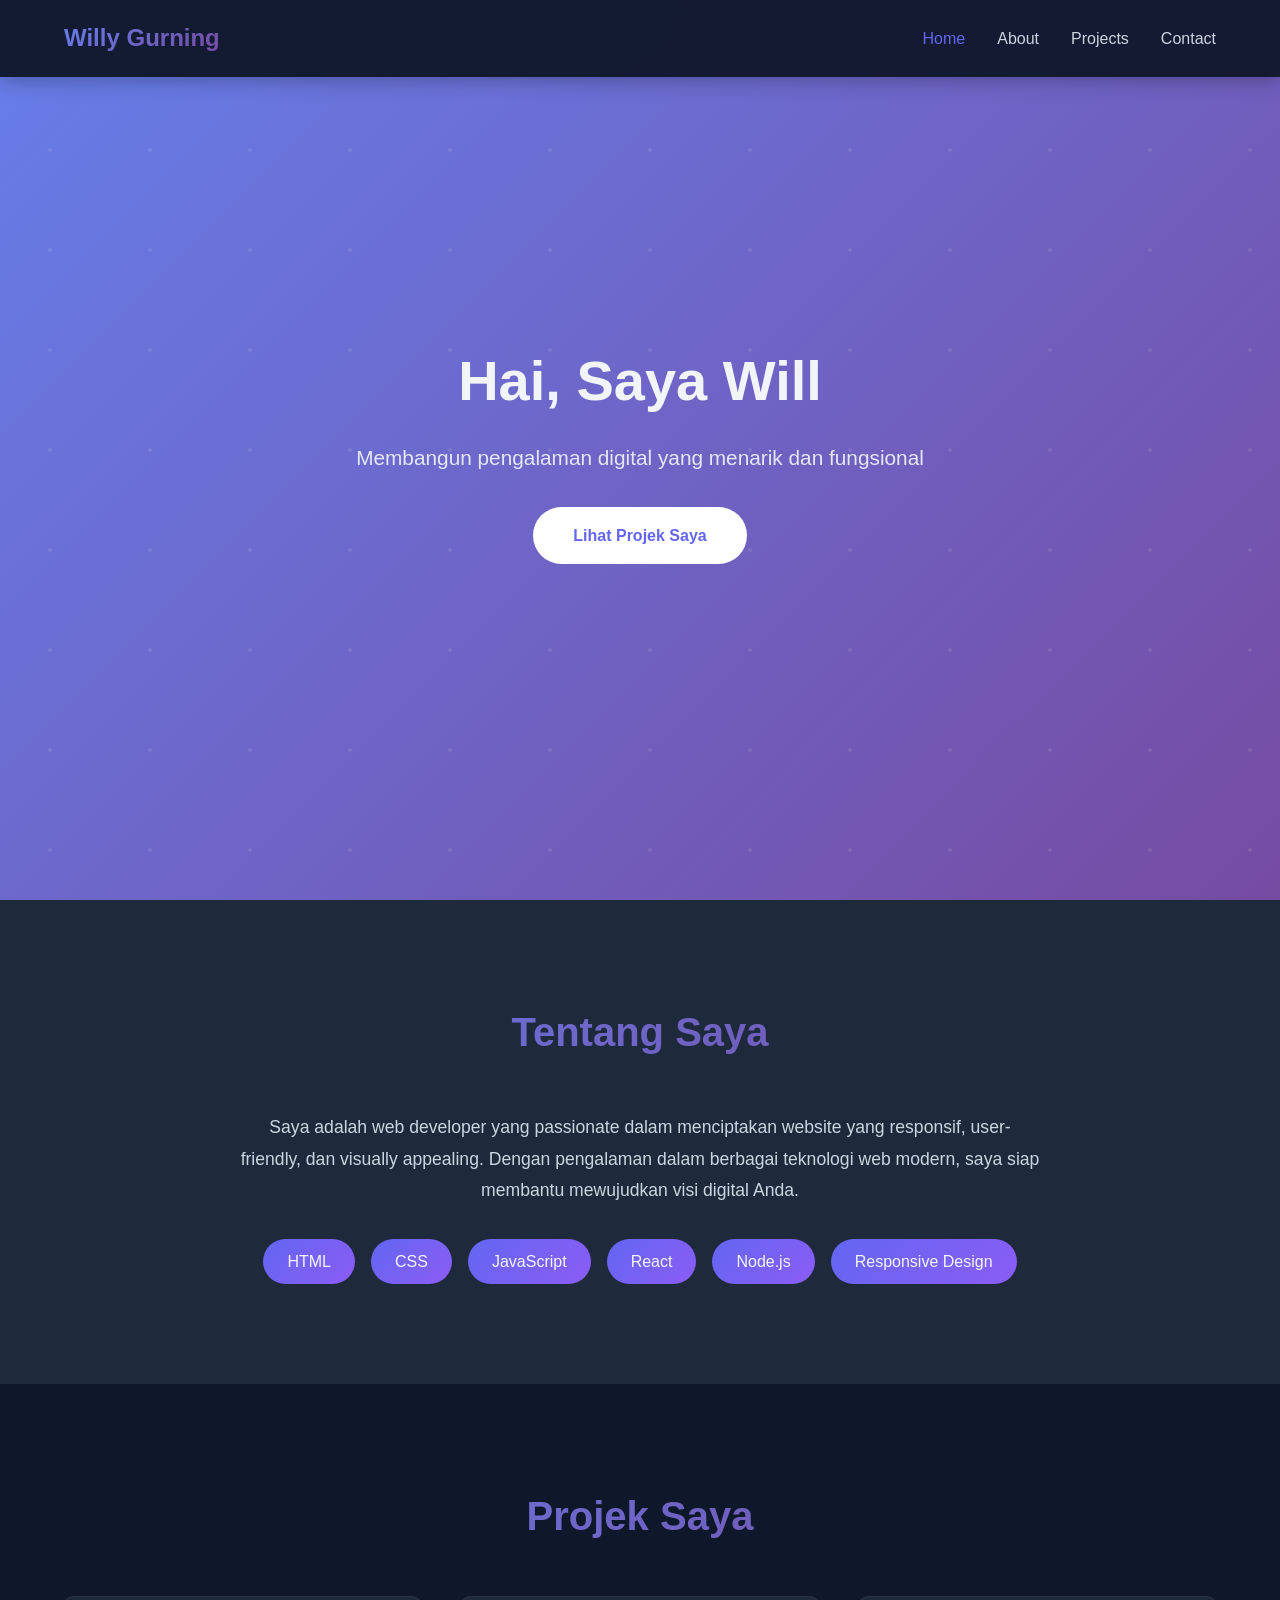
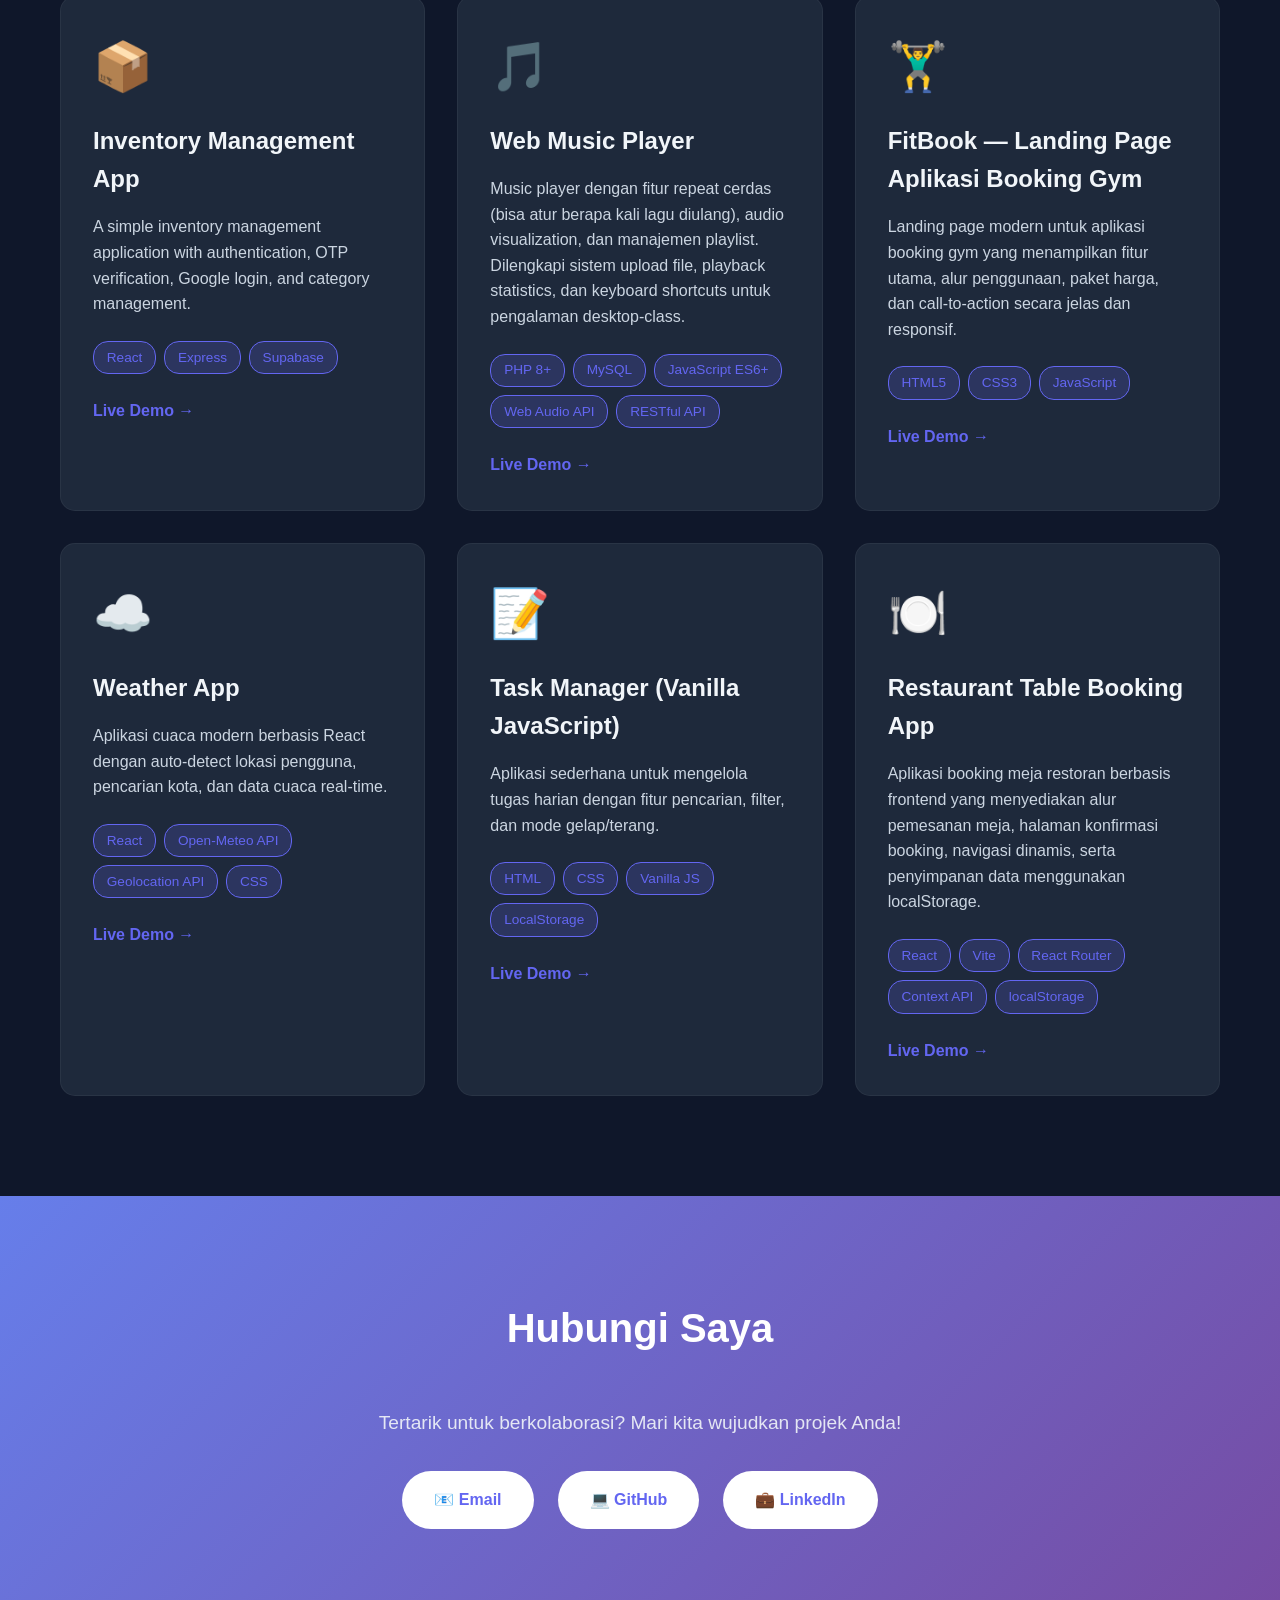
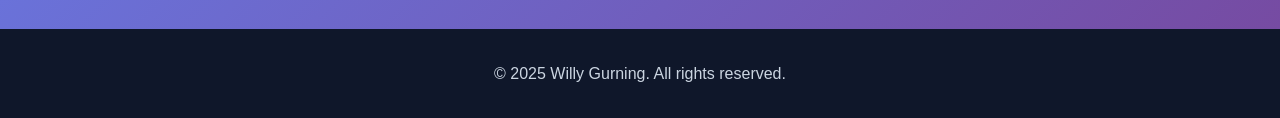
<file: index.html>
<!DOCTYPE html>
<html lang="id">
  <head>
    <meta charset="UTF-8" />
    <meta name="viewport" content="width=device-width, initial-scale=1.0" />
    <title>Willy Gurning - Junior Web Developer</title>
    <link rel="stylesheet" href="assets/css/style.css" />
  </head>
  <body>
    <!-- Header Section -->
    <header>
      <nav>
        <div class="logo">Willy Gurning</div>
        <ul class="nav-links">
          <li><a href="#home">Home</a></li>
          <li><a href="#about">About</a></li>
          <li><a href="#projects">Projects</a></li>
          <li><a href="#contact">Contact</a></li>
        </ul>
        <div class="burger">
          <div class="line1"></div>
          <div class="line2"></div>
          <div class="line3"></div>
        </div>
      </nav>
    </header>

    <!-- Hero Section -->
    <section id="home" class="hero">
      <div class="hero-content">
        <h1 class="hero-title">Hai, Saya Willy Gurning</h1>
        <p class="hero-subtitle">
          Membangun pengalaman digital yang menarik dan fungsional
        </p>
        <a href="#projects" class="cta-button">Lihat Projek Saya</a>
      </div>
    </section>

    <!-- About Section -->
    <section id="about" class="about">
      <div class="container">
        <h2 class="section-title">Tentang Saya</h2>
        <p class="about-text">
          Saya adalah web developer yang passionate dalam menciptakan website
          yang responsif, user-friendly, dan visually appealing. Dengan
          pengalaman dalam berbagai teknologi web modern, saya siap membantu
          mewujudkan visi digital Anda.
        </p>
        <div class="skills">
          <span class="skill-tag">HTML</span>
          <span class="skill-tag">CSS</span>
          <span class="skill-tag">JavaScript</span>
          <span class="skill-tag">React</span>
          <span class="skill-tag">Node.js</span>
          <span class="skill-tag">Responsive Design</span>
        </div>
      </div>
    </section>

    <!-- Projects Section -->
    <section id="projects" class="projects">
      <div class="container">
        <h2 class="section-title">Projek Saya</h2>
        <div class="projects-grid" id="projectsGrid">
          <!-- Project Card 1 -->
          <div class="project-card">
            <div class="project-icon">📦</div>
            <h3>Inventory Management App</h3>
            <p class="project-desc">
              A simple inventory management application with authentication, OTP
              verification, Google login, and category management.
            </p>
            <div class="tech-stack">
              <span class="tech-tag">React</span>
              <span class="tech-tag">Express</span>
              <span class="tech-tag">Supabase</span>
            </div>
            <a
              href="https://supabase-inventory-app.vercel.app/"
              target="_blank"
              rel="noopener noreferrer"
              class="project-link"
            >
              Live Demo →
            </a>
          </div>

          <!-- Project Card 2 -->
          <div class="project-card">
            <div class="project-icon">🎵</div>
            <h3>Web Music Player</h3>
            <p class="project-desc">
              Music player dengan fitur repeat cerdas (bisa atur
              berapa kali lagu diulang), audio visualization, dan manajemen
              playlist. Dilengkapi sistem upload file, playback statistics, dan
              keyboard shortcuts untuk pengalaman desktop-class.
            </p>
            <div class="tech-stack">
              <span class="tech-tag">PHP 8+</span>
              <span class="tech-tag">MySQL</span>
              <span class="tech-tag">JavaScript ES6+</span>
              <span class="tech-tag">Web Audio API</span>
              <span class="tech-tag">RESTful API</span>
            </div>
            <!-- <div class="feature-highlights">
              <small
                ><strong>Fitur Unggulan:</strong> Smart Repeat Counter • Audio
                Visualization • Crossfade • Playback Stats</small
              >
            </div> -->
            <div style="display: flex; gap: 1rem; margin-top: 0.5rem">
              <a
                href="https://music-player.ct.ws/"
                class="project-link"
                target="_blank"
              >
                Live Demo →
              </a>
            </div>
          </div>

          <!-- Project Card 3 -->
          <div class="project-card">
            <div class="project-icon">🏋️‍♂️</div>
            <h3>FitBook — Landing Page Aplikasi Booking Gym</h3>
            <p class="project-desc">
              Landing page modern untuk aplikasi booking gym yang menampilkan
              fitur utama, alur penggunaan, paket harga, dan call-to-action
              secara jelas dan responsif.
            </p>
            <div class="tech-stack">
              <span class="tech-tag">HTML5</span>
              <span class="tech-tag">CSS3</span>
              <span class="tech-tag">JavaScript</span>
            </div>
            <a
              href="https://willygrning.github.io/fitbook-gym-booking-landing/"
              class="project-link"
              target="_blank"
              rel="noopener noreferrer"
            >
              Live Demo →
            </a>
          </div>

          <!-- Project Card 4 -->
          <div class="project-card">
            <div class="project-icon">☁️</div>
            <h3>Weather App</h3>
            <p class="project-desc">
              Aplikasi cuaca modern berbasis React dengan auto-detect lokasi
              pengguna, pencarian kota, dan data cuaca real-time.
            </p>
            <div class="tech-stack">
              <span class="tech-tag">React</span>
              <span class="tech-tag">Open-Meteo API</span>
              <span class="tech-tag">Geolocation API</span>
              <span class="tech-tag">CSS</span>
            </div>
            <a
              href="https://willygrning.github.io/weather-app-react/"
              class="project-link"
              target="_blank"
              rel="noopener noreferrer"
            >
              Live Demo →
            </a>
          </div>

          <!-- Project Card 5 -->
          <div class="project-card">
            <div class="project-icon">📝</div>
            <h3>Task Manager (Vanilla JavaScript)</h3>
            <p class="project-desc">
              Aplikasi sederhana untuk mengelola tugas harian dengan fitur
              pencarian, filter, dan mode gelap/terang.
            </p>

            <div class="tech-stack">
              <span class="tech-tag">HTML</span>
              <span class="tech-tag">CSS</span>
              <span class="tech-tag">Vanilla JS</span>
              <span class="tech-tag">LocalStorage</span>
            </div>

            <a
              href="https://willygrning.github.io/task-manager/"
              class="project-link"
              target="_blank"
              rel="noopener noreferrer"
            >
              Live Demo →
            </a>
          </div>

          <!-- Project Card 6 -->
          <!-- Project Card 6 -->
          <div class="project-card">
            <div class="project-icon">🍽️</div>
            <h3>Restaurant Table Booking App</h3>
            <p class="project-desc">
              Aplikasi booking meja restoran berbasis frontend yang menyediakan
              alur pemesanan meja, halaman konfirmasi booking, navigasi dinamis,
              serta penyimpanan data menggunakan localStorage.
            </p>
            <div class="tech-stack">
              <span class="tech-tag">React</span>
              <span class="tech-tag">Vite</span>
              <span class="tech-tag">React Router</span>
              <span class="tech-tag">Context API</span>
              <span class="tech-tag">localStorage</span>
            </div>
            <a
              href="https://willygrning.github.io/restaurant-booking-react/"
              class="project-link"
              target="_blank"
              rel="noopener noreferrer"
            >
              Live Demo →
            </a>
          </div>

          <!-- 
                    TAMBAHKAN PROJECT CARD BARU DI SINI
                    Gunakan template di atas sebagai contoh!
                -->
        </div>
      </div>
    </section>

    <!-- Contact Section -->
    <section id="contact" class="contact">
      <div class="container">
        <h2 class="section-title">Hubungi Saya</h2>
        <p class="contact-text">
          Tertarik untuk berkolaborasi? Mari kita wujudkan projek Anda!
        </p>
        <div class="contact-links">
          <a href="mailto:willygurning14@gmail.com" class="contact-btn"
            >📧 Email</a
          >
          <a
            href="https://github.com/WillyGrning"
            class="contact-btn"
            target="_blank"
            >💻 GitHub</a
          >
          <a
            href="https://www.linkedin.com/in/willy-gurning-233548389/"
            class="contact-btn"
            target="_blank"
            >💼 LinkedIn</a
          >
        </div>
      </div>
    </section>

    <!-- Footer -->
    <footer>
      <p>&copy; 2025 Willy Gurning. All rights reserved.</p>
    </footer>

    <script src="assets/js/main.js"></script>
  </body>
</html>
</file>
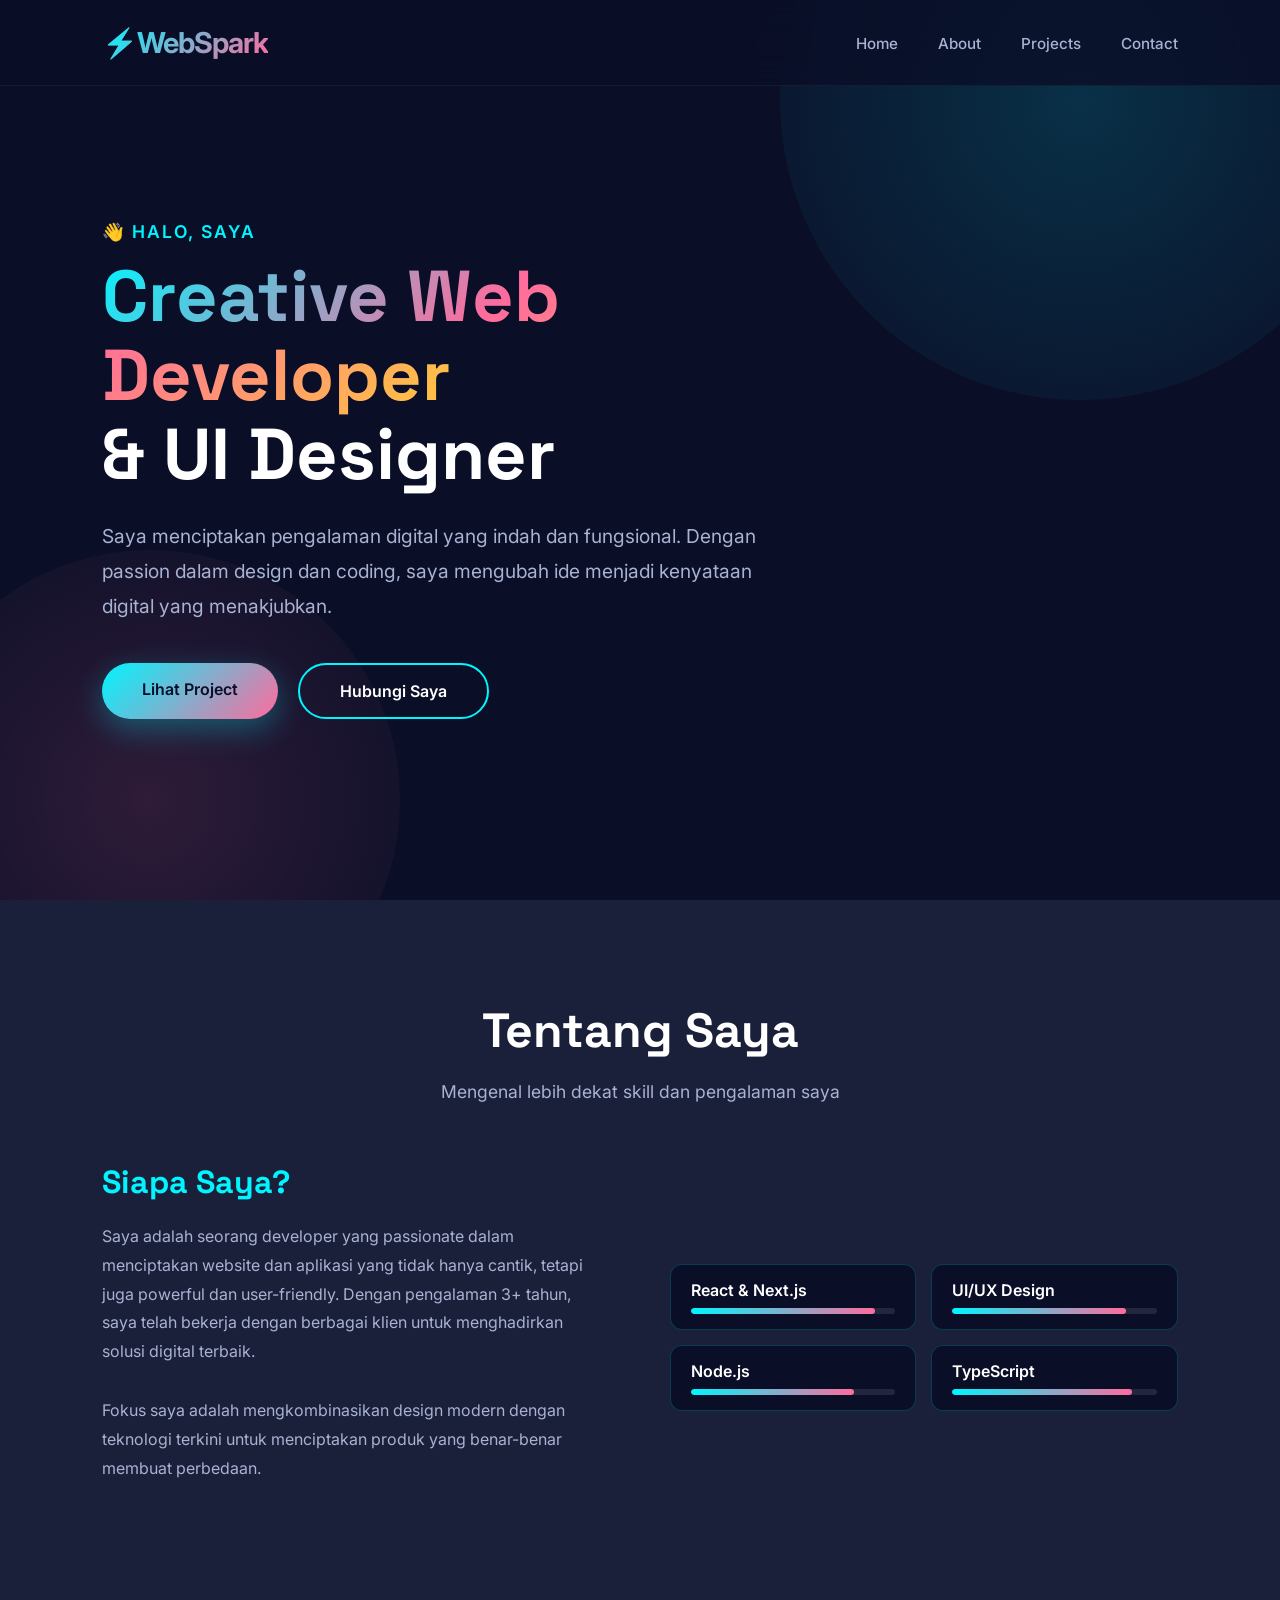
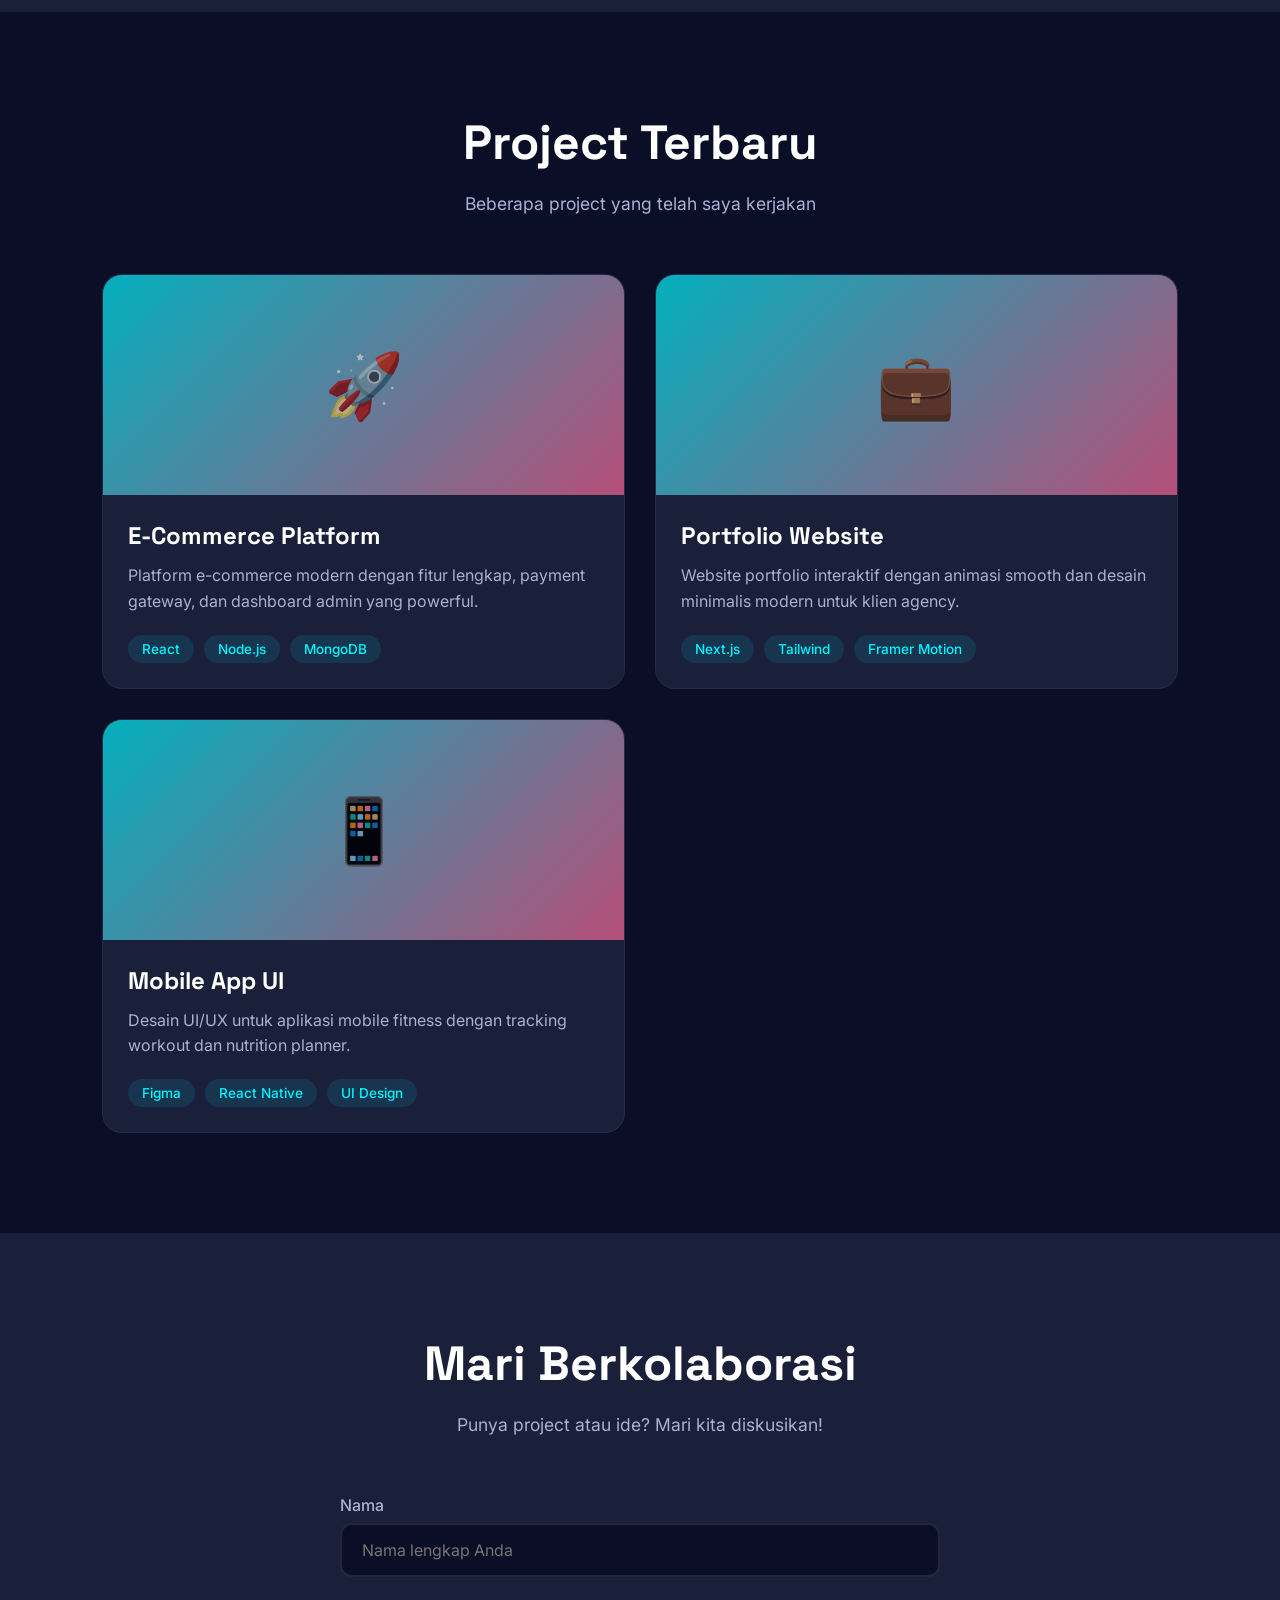
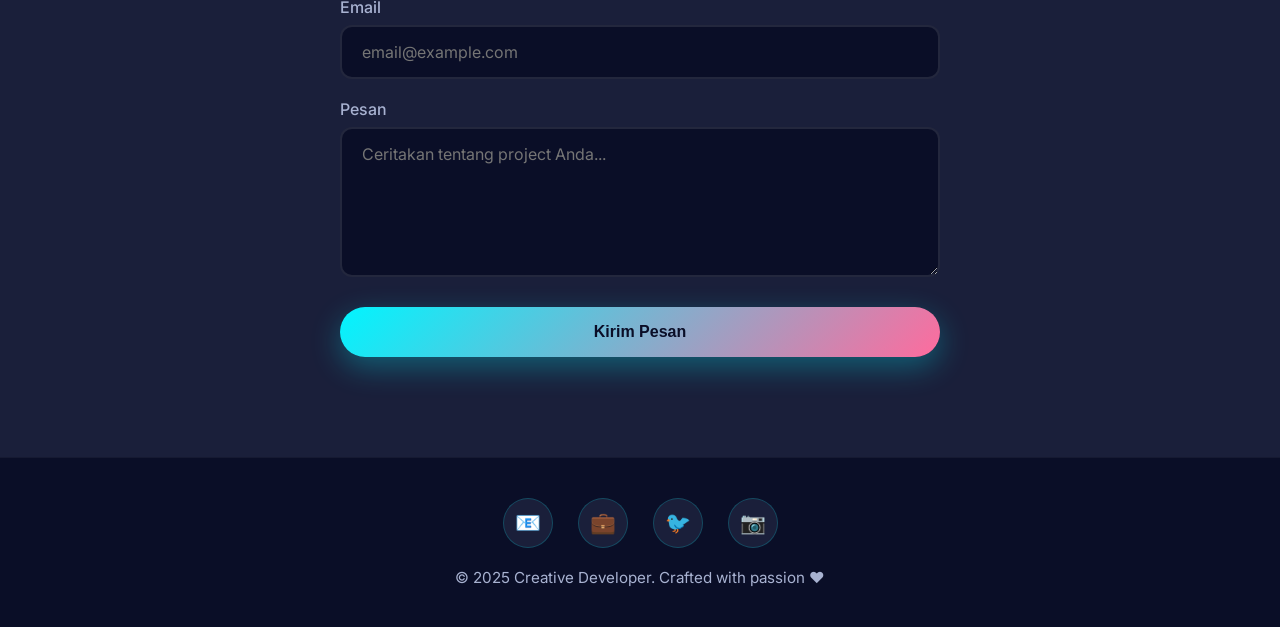
<file: project-1/index.html>
<!DOCTYPE html>
<html lang="id">
<head>
  <meta charset="UTF-8" />
  <meta name="viewport" content="width=device-width, initial-scale=1.0" />
  <title>Portfolio - Creative Web Developer</title>
  <style>
    @import url('https://fonts.googleapis.com/css2?family=Space+Grotesk:wght@300;400;500;600;700&family=Inter:wght@300;400;500;600;700&display=swap');

    :root {
      --primary: #00F5FF;
      --secondary: #FF6B9D;
      --accent: #FFC93C;
      --dark: #0A0E27;
      --dark-light: #1A1F3A;
      --text-light: #A8B2D1;
      --white: #FFFFFF;
    }

    * {
      margin: 0;
      padding: 0;
      box-sizing: border-box;
    }

    body {
      font-family: 'Inter', sans-serif;
      background: var(--dark);
      color: var(--white);
      overflow-x: hidden;
    }

    h1, h2, h3 {
      font-family: 'Space Grotesk', sans-serif;
    }

    /* ===== Navbar ===== */
    .navbar {
      position: fixed;
      top: 0;
      width: 100%;
      padding: 25px 8%;
      display: flex;
      justify-content: space-between;
      align-items: center;
      z-index: 1000;
      background: rgba(10, 14, 39, 0.8);
      backdrop-filter: blur(20px);
      border-bottom: 1px solid rgba(255, 255, 255, 0.05);
    }

    .logo {
      font-size: 1.8rem;
      font-weight: 700;
      background: linear-gradient(135deg, var(--primary), var(--secondary));
      -webkit-background-clip: text;
      -webkit-text-fill-color: transparent;
      letter-spacing: -1px;
    }

    .nav-menu {
      display: flex;
      gap: 40px;
      list-style: none;
    }

    .nav-menu a {
      color: var(--text-light);
      text-decoration: none;
      font-weight: 500;
      font-size: 0.95rem;
      transition: all 0.3s ease;
      position: relative;
    }

    .nav-menu a::after {
      content: '';
      position: absolute;
      bottom: -5px;
      left: 0;
      width: 0;
      height: 2px;
      background: var(--primary);
      transition: width 0.3s ease;
    }

    .nav-menu a:hover {
      color: var(--primary);
    }

    .nav-menu a:hover::after {
      width: 100%;
    }

    /* ===== Hero Section ===== */
    .hero {
      min-height: 100vh;
      display: flex;
      align-items: center;
      padding: 120px 8% 80px;
      position: relative;
      overflow: hidden;
    }

    .hero::before {
      content: '';
      position: absolute;
      width: 600px;
      height: 600px;
      background: radial-gradient(circle, rgba(0, 245, 255, 0.15), transparent);
      border-radius: 50%;
      top: -200px;
      right: -100px;
      animation: pulse 8s ease-in-out infinite;
    }

    .hero::after {
      content: '';
      position: absolute;
      width: 500px;
      height: 500px;
      background: radial-gradient(circle, rgba(255, 107, 157, 0.15), transparent);
      border-radius: 50%;
      bottom: -150px;
      left: -100px;
      animation: pulse 6s ease-in-out infinite reverse;
    }

    @keyframes pulse {
      0%, 100% { transform: scale(1); opacity: 0.5; }
      50% { transform: scale(1.1); opacity: 0.8; }
    }

    .hero-content {
      max-width: 700px;
      z-index: 1;
    }

    .hero-subtitle {
      color: var(--primary);
      font-size: 1.1rem;
      font-weight: 600;
      margin-bottom: 15px;
      letter-spacing: 2px;
      text-transform: uppercase;
      animation: fadeInLeft 0.8s ease;
    }

    .hero-title {
      font-size: 4.5rem;
      font-weight: 700;
      line-height: 1.1;
      margin-bottom: 25px;
      animation: fadeInLeft 1s ease 0.2s backwards;
    }

    .hero-title .gradient-text {
      background: linear-gradient(135deg, var(--primary), var(--secondary), var(--accent));
      -webkit-background-clip: text;
      -webkit-text-fill-color: transparent;
      animation: gradientShift 3s ease infinite;
    }

    @keyframes gradientShift {
      0%, 100% { filter: hue-rotate(0deg); }
      50% { filter: hue-rotate(20deg); }
    }

    .hero-description {
      font-size: 1.2rem;
      color: var(--text-light);
      line-height: 1.8;
      margin-bottom: 40px;
      animation: fadeInLeft 1s ease 0.4s backwards;
    }

    .hero-buttons {
      display: flex;
      gap: 20px;
      animation: fadeInLeft 1s ease 0.6s backwards;
    }

    .btn {
      padding: 16px 40px;
      border-radius: 50px;
      font-weight: 600;
      font-size: 1rem;
      cursor: pointer;
      transition: all 0.3s ease;
      border: none;
      text-decoration: none;
      display: inline-block;
    }

    .btn-primary {
      background: linear-gradient(135deg, var(--primary), var(--secondary));
      color: var(--dark);
      box-shadow: 0 10px 30px rgba(0, 245, 255, 0.3);
    }

    .btn-primary:hover {
      transform: translateY(-3px);
      box-shadow: 0 15px 40px rgba(0, 245, 255, 0.5);
    }

    .btn-secondary {
      background: transparent;
      color: var(--white);
      border: 2px solid var(--primary);
    }

    .btn-secondary:hover {
      background: var(--primary);
      color: var(--dark);
      transform: translateY(-3px);
    }

    @keyframes fadeInLeft {
      from { opacity: 0; transform: translateX(-50px); }
      to { opacity: 1; transform: translateX(0); }
    }

    /* ===== About Section ===== */
    .about {
      padding: 100px 8%;
      background: var(--dark-light);
    }

    .section-title {
      font-size: 3rem;
      margin-bottom: 20px;
      text-align: center;
    }

    .section-subtitle {
      text-align: center;
      color: var(--text-light);
      font-size: 1.1rem;
      margin-bottom: 60px;
      max-width: 600px;
      margin-left: auto;
      margin-right: auto;
    }

    .about-content {
      display: grid;
      grid-template-columns: 1fr 1fr;
      gap: 60px;
      align-items: center;
    }

    .about-text h3 {
      font-size: 2rem;
      margin-bottom: 20px;
      color: var(--primary);
    }

    .about-text p {
      color: var(--text-light);
      line-height: 1.8;
      margin-bottom: 30px;
    }

    .skills-grid {
      display: grid;
      grid-template-columns: repeat(2, 1fr);
      gap: 15px;
    }

    .skill-item {
      background: var(--dark);
      padding: 15px 20px;
      border-radius: 12px;
      border: 1px solid rgba(0, 245, 255, 0.2);
      transition: all 0.3s ease;
    }

    .skill-item:hover {
      border-color: var(--primary);
      transform: translateY(-5px);
      box-shadow: 0 10px 30px rgba(0, 245, 255, 0.2);
    }

    .skill-name {
      font-weight: 600;
      margin-bottom: 8px;
      color: var(--white);
    }

    .skill-bar {
      height: 6px;
      background: rgba(255, 255, 255, 0.1);
      border-radius: 10px;
      overflow: hidden;
    }

    .skill-progress {
      height: 100%;
      background: linear-gradient(90deg, var(--primary), var(--secondary));
      border-radius: 10px;
      animation: fillBar 2s ease;
    }

    @keyframes fillBar {
      from { width: 0; }
    }

    /* ===== Projects Section ===== */
    .projects {
      padding: 100px 8%;
      background: var(--dark);
    }

    .projects-grid {
      display: grid;
      grid-template-columns: repeat(auto-fit, minmax(350px, 1fr));
      gap: 30px;
    }

    .project-card {
      background: var(--dark-light);
      border-radius: 20px;
      overflow: hidden;
      border: 1px solid rgba(255, 255, 255, 0.05);
      transition: all 0.4s ease;
      cursor: pointer;
    }

    .project-card:hover {
      transform: translateY(-10px);
      border-color: var(--primary);
      box-shadow: 0 20px 50px rgba(0, 245, 255, 0.2);
    }

    .project-image {
      height: 220px;
      background: linear-gradient(135deg, var(--primary), var(--secondary));
      display: flex;
      align-items: center;
      justify-content: center;
      font-size: 4rem;
      position: relative;
      overflow: hidden;
    }

    .project-image::before {
      content: '';
      position: absolute;
      width: 100%;
      height: 100%;
      background: rgba(10, 14, 39, 0.3);
      transition: opacity 0.3s ease;
    }

    .project-card:hover .project-image::before {
      opacity: 0;
    }

    .project-info {
      padding: 25px;
    }

    .project-title {
      font-size: 1.5rem;
      margin-bottom: 12px;
      color: var(--white);
    }

    .project-description {
      color: var(--text-light);
      line-height: 1.6;
      margin-bottom: 20px;
    }

    .project-tags {
      display: flex;
      flex-wrap: wrap;
      gap: 10px;
    }

    .tag {
      padding: 6px 14px;
      background: rgba(0, 245, 255, 0.1);
      color: var(--primary);
      border-radius: 20px;
      font-size: 0.85rem;
      font-weight: 500;
    }

    /* ===== Contact Section ===== */
    .contact {
      padding: 100px 8%;
      background: var(--dark-light);
    }

    .contact-content {
      max-width: 600px;
      margin: 0 auto;
    }

    .contact-form {
      display: flex;
      flex-direction: column;
      gap: 20px;
    }

    .form-group {
      display: flex;
      flex-direction: column;
      gap: 8px;
    }

    .form-group label {
      color: var(--text-light);
      font-weight: 500;
    }

    .form-group input,
    .form-group textarea {
      padding: 15px 20px;
      background: var(--dark);
      border: 2px solid rgba(255, 255, 255, 0.1);
      border-radius: 12px;
      color: var(--white);
      font-size: 1rem;
      transition: all 0.3s ease;
      font-family: 'Inter', sans-serif;
    }

    .form-group input:focus,
    .form-group textarea:focus {
      outline: none;
      border-color: var(--primary);
      box-shadow: 0 0 20px rgba(0, 245, 255, 0.2);
    }

    .form-group textarea {
      resize: vertical;
      min-height: 150px;
    }

    .submit-btn {
      width: 100%;
      margin-top: 10px;
    }

    /* ===== Footer ===== */
    footer {
      padding: 40px 8%;
      background: var(--dark);
      text-align: center;
      border-top: 1px solid rgba(255, 255, 255, 0.05);
    }

    .social-links {
      display: flex;
      justify-content: center;
      gap: 25px;
      margin-bottom: 20px;
    }

    .social-link {
      width: 50px;
      height: 50px;
      border-radius: 50%;
      background: var(--dark-light);
      display: flex;
      align-items: center;
      justify-content: center;
      color: var(--primary);
      font-size: 1.3rem;
      transition: all 0.3s ease;
      text-decoration: none;
      border: 1px solid rgba(0, 245, 255, 0.2);
    }

    .social-link:hover {
      background: var(--primary);
      color: var(--dark);
      transform: translateY(-5px);
      box-shadow: 0 10px 30px rgba(0, 245, 255, 0.3);
    }

    footer p {
      color: var(--text-light);
      font-size: 0.95rem;
    }

    /* ===== Responsive ===== */
    @media (max-width: 768px) {
      .hero-title {
        font-size: 3rem;
      }

      .about-content {
        grid-template-columns: 1fr;
      }

      .nav-menu {
        gap: 20px;
      }

      .hero-buttons {
        flex-direction: column;
      }

      .btn {
        text-align: center;
      }
    }
  </style>
</head>
<body>
  <nav class="navbar">
    <div class="logo">⚡WebSpark</div>
    <ul class="nav-menu">
      <li><a href="#home">Home</a></li>
      <li><a href="#about">About</a></li>
      <li><a href="#projects">Projects</a></li>
      <li><a href="#contact">Contact</a></li>
    </ul>
  </nav>

  <section id="home" class="hero">
    <div class="hero-content">
      <div class="hero-subtitle">👋 Halo, saya</div>
      <h1 class="hero-title">
        <span class="gradient-text">Creative Web Developer</span><br>
        & UI Designer
      </h1>
      <p class="hero-description">
        Saya menciptakan pengalaman digital yang indah dan fungsional. Dengan passion dalam design dan coding, saya mengubah ide menjadi kenyataan digital yang menakjubkan.
      </p>
      <div class="hero-buttons">
        <a href="#projects" class="btn btn-primary">Lihat Project</a>
        <a href="#contact" class="btn btn-secondary">Hubungi Saya</a>
      </div>
    </div>
  </section>

  <section id="about" class="about">
    <h2 class="section-title">Tentang Saya</h2>
    <p class="section-subtitle">Mengenal lebih dekat skill dan pengalaman saya</p>
    
    <div class="about-content">
      <div class="about-text">
        <h3>Siapa Saya?</h3>
        <p>
          Saya adalah seorang developer yang passionate dalam menciptakan website dan aplikasi yang tidak hanya cantik, tetapi juga powerful dan user-friendly. Dengan pengalaman 3+ tahun, saya telah bekerja dengan berbagai klien untuk menghadirkan solusi digital terbaik.
        </p>
        <p>
          Fokus saya adalah mengkombinasikan design modern dengan teknologi terkini untuk menciptakan produk yang benar-benar membuat perbedaan.
        </p>
      </div>
      
      <div class="skills-grid">
        <div class="skill-item">
          <div class="skill-name">React & Next.js</div>
          <div class="skill-bar">
            <div class="skill-progress" style="width: 90%"></div>
          </div>
        </div>
        <div class="skill-item">
          <div class="skill-name">UI/UX Design</div>
          <div class="skill-bar">
            <div class="skill-progress" style="width: 85%"></div>
          </div>
        </div>
        <div class="skill-item">
          <div class="skill-name">Node.js</div>
          <div class="skill-bar">
            <div class="skill-progress" style="width: 80%"></div>
          </div>
        </div>
        <div class="skill-item">
          <div class="skill-name">TypeScript</div>
          <div class="skill-bar">
            <div class="skill-progress" style="width: 88%"></div>
          </div>
        </div>
      </div>
    </div>
  </section>

  <section id="projects" class="projects">
    <h2 class="section-title">Project Terbaru</h2>
    <p class="section-subtitle">Beberapa project yang telah saya kerjakan</p>
    
    <div class="projects-grid">
      <div class="project-card">
        <div class="project-image">🚀</div>
        <div class="project-info">
          <h3 class="project-title">E-Commerce Platform</h3>
          <p class="project-description">
            Platform e-commerce modern dengan fitur lengkap, payment gateway, dan dashboard admin yang powerful.
          </p>
          <div class="project-tags">
            <span class="tag">React</span>
            <span class="tag">Node.js</span>
            <span class="tag">MongoDB</span>
          </div>
        </div>
      </div>

      <div class="project-card">
        <div class="project-image">💼</div>
        <div class="project-info">
          <h3 class="project-title">Portfolio Website</h3>
          <p class="project-description">
            Website portfolio interaktif dengan animasi smooth dan desain minimalis modern untuk klien agency.
          </p>
          <div class="project-tags">
            <span class="tag">Next.js</span>
            <span class="tag">Tailwind</span>
            <span class="tag">Framer Motion</span>
          </div>
        </div>
      </div>

      <div class="project-card">
        <div class="project-image">📱</div>
        <div class="project-info">
          <h3 class="project-title">Mobile App UI</h3>
          <p class="project-description">
            Desain UI/UX untuk aplikasi mobile fitness dengan tracking workout dan nutrition planner.
          </p>
          <div class="project-tags">
            <span class="tag">Figma</span>
            <span class="tag">React Native</span>
            <span class="tag">UI Design</span>
          </div>
        </div>
      </div>
    </div>
  </section>

  <section id="contact" class="contact">
    <h2 class="section-title">Mari Berkolaborasi</h2>
    <p class="section-subtitle">Punya project atau ide? Mari kita diskusikan!</p>
    
    <div class="contact-content">
      <form class="contact-form">
        <div class="form-group">
          <label>Nama</label>
          <input type="text" placeholder="Nama lengkap Anda" required>
        </div>
        <div class="form-group">
          <label>Email</label>
          <input type="email" placeholder="email@example.com" required>
        </div>
        <div class="form-group">
          <label>Pesan</label>
          <textarea placeholder="Ceritakan tentang project Anda..." required></textarea>
        </div>
        <button type="submit" class="btn btn-primary submit-btn">Kirim Pesan</button>
      </form>
    </div>
  </section>

  <footer>
    <div class="social-links">
      <a href="#" class="social-link">📧</a>
      <a href="#" class="social-link">💼</a>
      <a href="#" class="social-link">🐦</a>
      <a href="#" class="social-link">📷</a>
    </div>
    <p>© 2025 Creative Developer. Crafted with passion ❤️</p>
  </footer>

  <script>
    // Smooth scroll
    document.querySelectorAll('a[href^="#"]').forEach(anchor => {
      anchor.addEventListener('click', function (e) {
        e.preventDefault();
        const target = document.querySelector(this.getAttribute('href'));
        if (target) {
          target.scrollIntoView({ behavior: 'smooth', block: 'start' });
        }
      });
    });

    // Intersection Observer for animations
    const observerOptions = {
      threshold: 0.1,
      rootMargin: '0px 0px -100px 0px'
    };

    const observer = new IntersectionObserver((entries) => {
      entries.forEach(entry => {
        if (entry.isIntersecting) {
          entry.target.style.opacity = '1';
          entry.target.style.transform = 'translateY(0)';
        }
      });
    }, observerOptions);

    document.querySelectorAll('.project-card, .skill-item').forEach(el => {
      el.style.opacity = '0';
      el.style.transform = 'translateY(30px)';
      el.style.transition = 'all 0.6s ease';
      observer.observe(el);
    });
  </script>
</body>
</html>
</file>
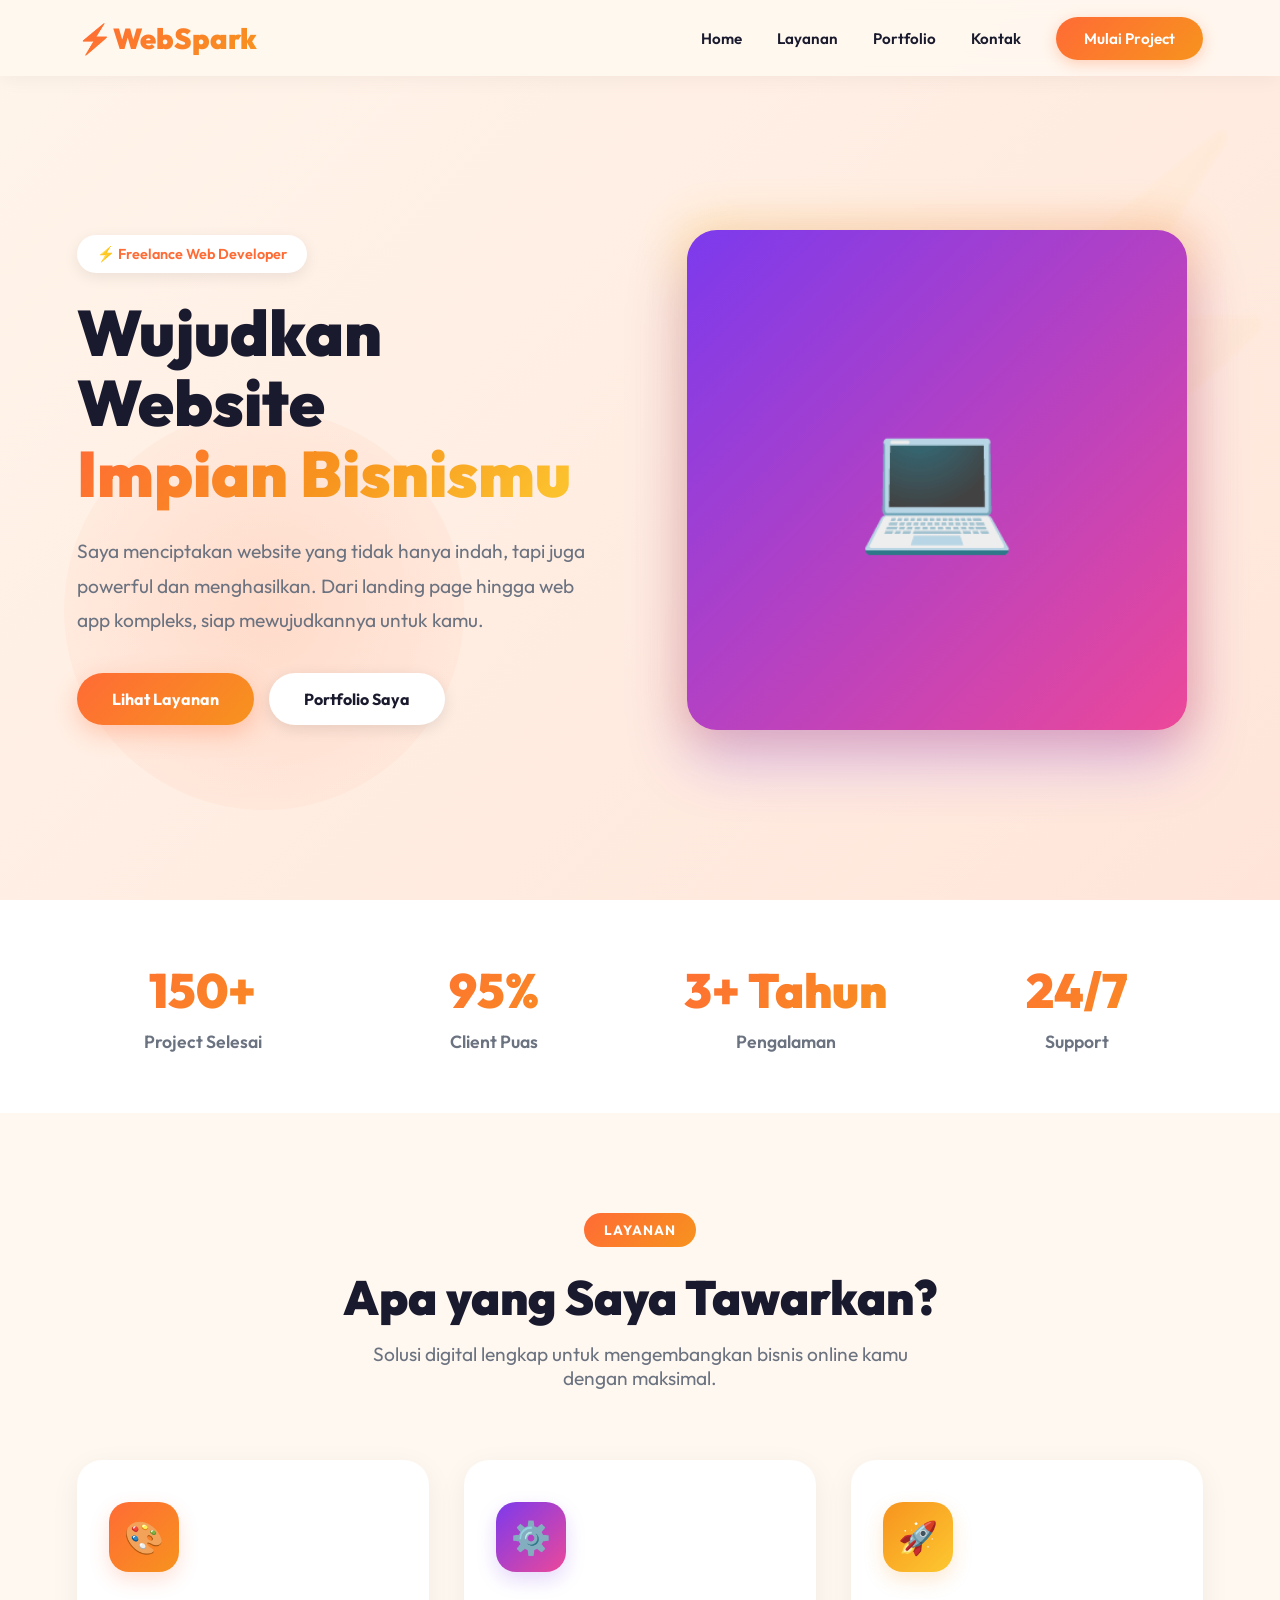
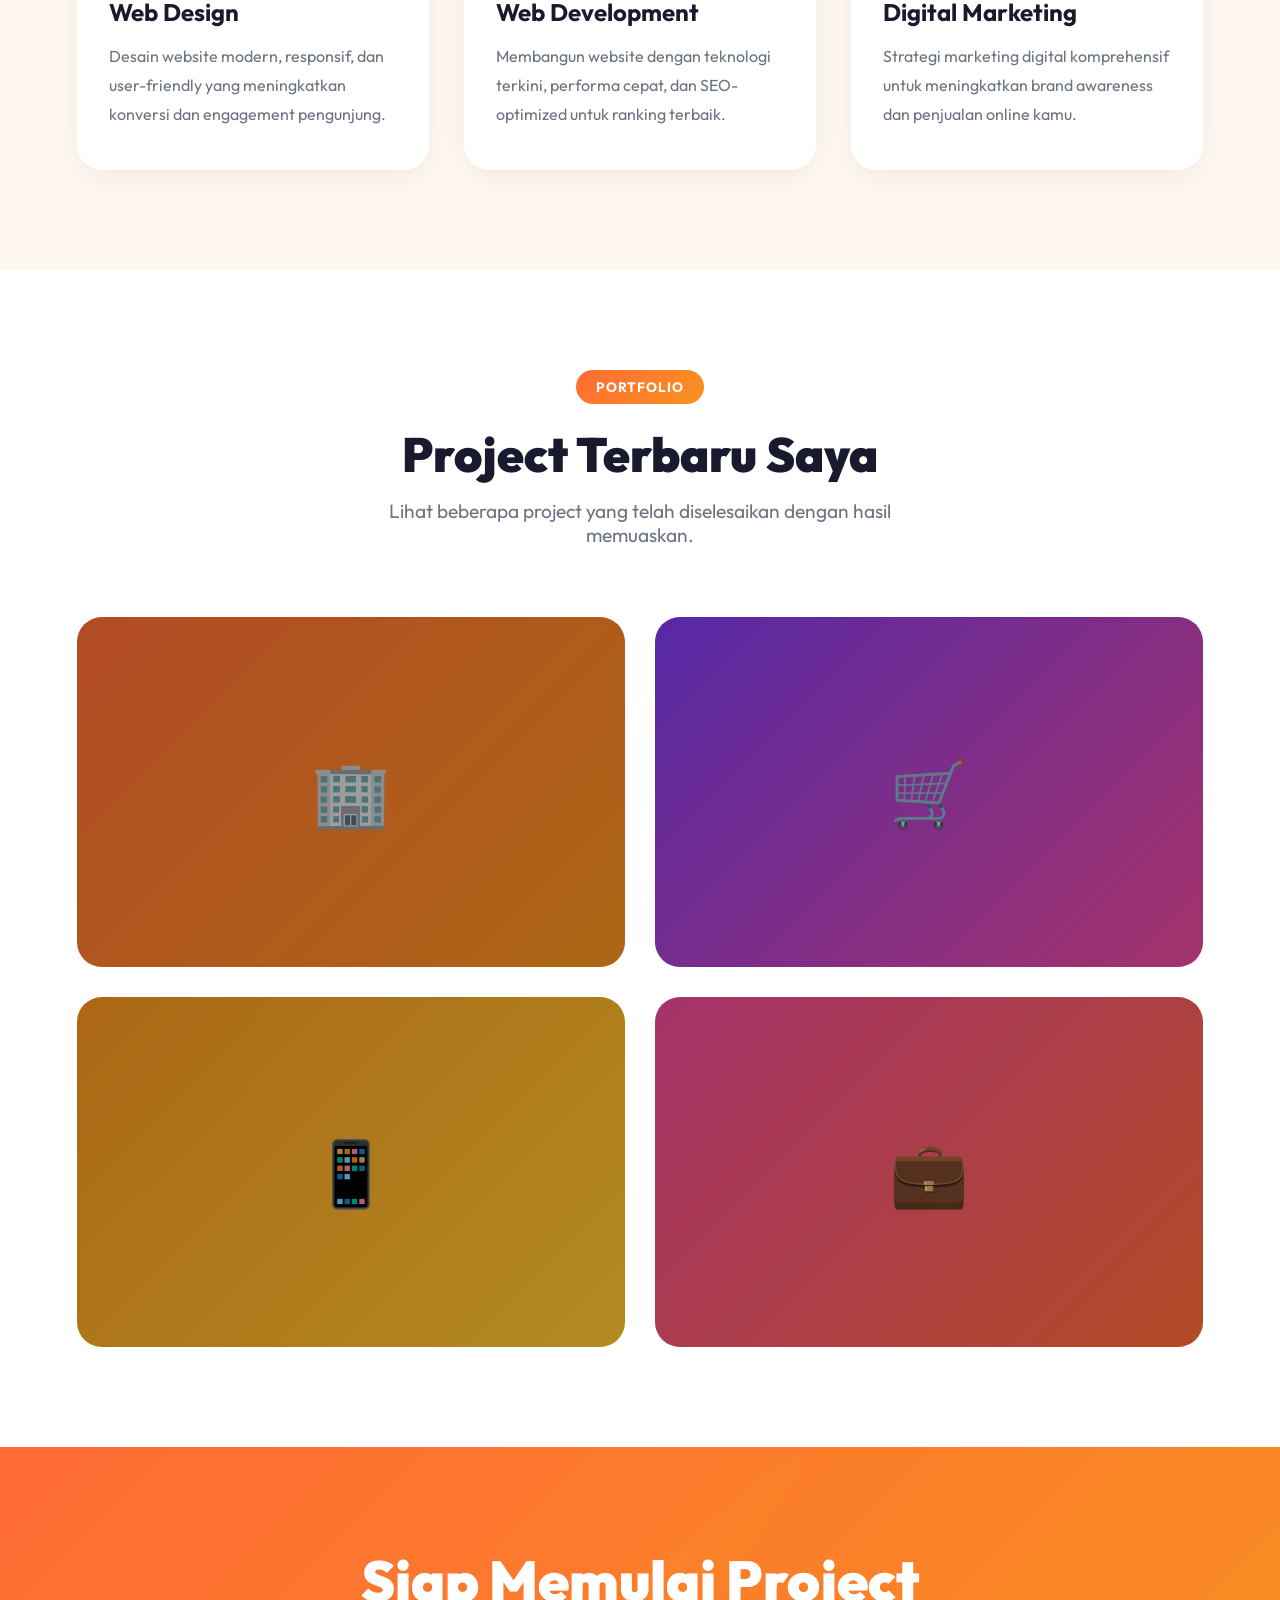
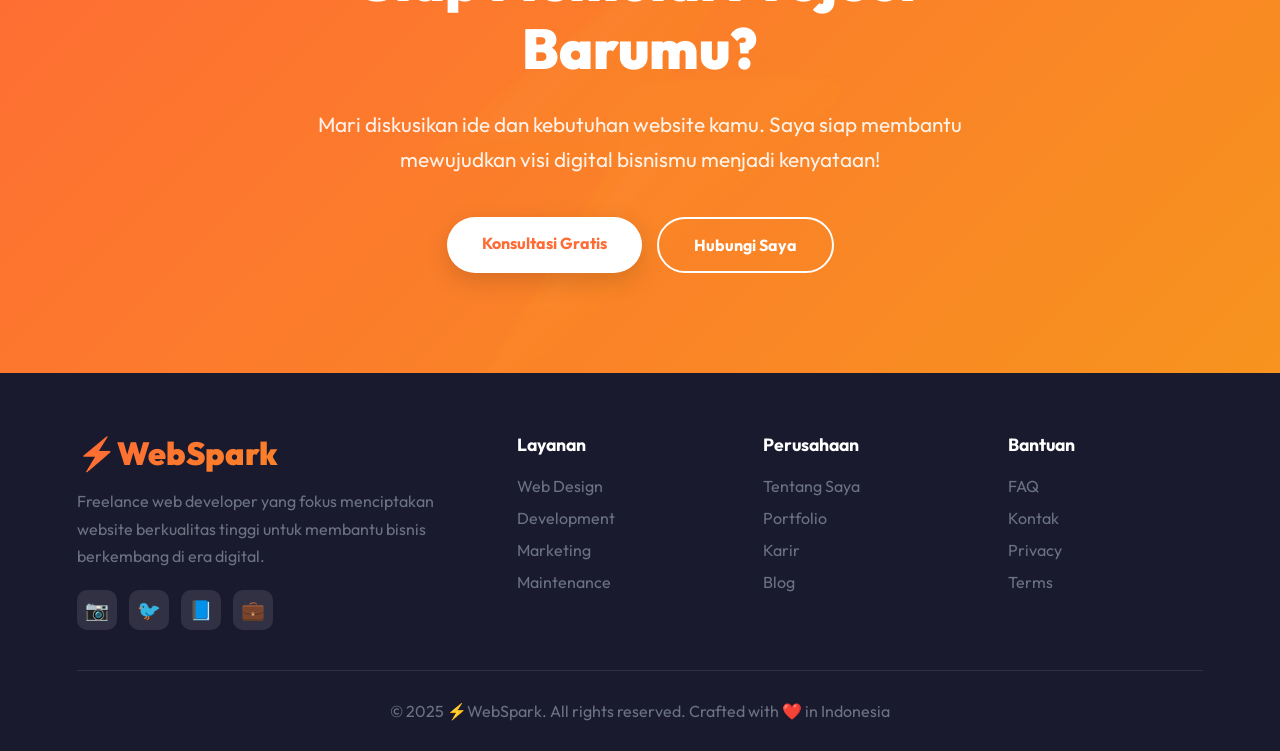
<file: project-2/index.html>
<!DOCTYPE html>
<html lang="id">
<head>
  <meta charset="UTF-8" />
  <meta name="viewport" content="width=device-width, initial-scale=1.0" />
  <title>⚡WebSpark - Creative Web Developer</title>
  <link rel="stylesheet" href="style.css">
</head>
<body>
  <header>
    <div class="logo">⚡WebSpark</div>
    <nav>
      <ul class="nav-menu" id="navMenu">
        <li><a href="#home">Home</a></li>
        <li><a href="#services">Layanan</a></li>
        <li><a href="#portfolio">Portfolio</a></li>
        <li><a href="#contact">Kontak</a></li>
        <li><a href="#" class="nav-cta">Mulai Project</a></li>
      </ul>
    </nav>
    <div class="menu-toggle" id="menuToggle">
      <span></span>
      <span></span>
      <span></span>
    </div>
  </header>

  <section class="hero" id="home">
    <div class="hero-content">
      <div class="hero-badge">
        ⚡ Freelance Web Developer
      </div>
      <h1>
        Wujudkan Website<br>
        <span class="highlight">Impian Bisnismu</span>
      </h1>
      <p>
        Saya menciptakan website yang tidak hanya indah, tapi juga powerful dan menghasilkan. Dari landing page hingga web app kompleks, siap mewujudkannya untuk kamu.
      </p>
      <div class="hero-buttons">
        <a href="#services" class="btn btn-primary">Lihat Layanan</a>
        <a href="#portfolio" class="btn btn-secondary">Portfolio Saya</a>
      </div>
    </div>
    <div class="hero-image">
      <div class="web-illustration">💻</div>
    </div>
  </section>

  <section class="stats">
    <div class="stat-item">
      <div class="stat-number">150+</div>
      <div class="stat-label">Project Selesai</div>
    </div>
    <div class="stat-item">
      <div class="stat-number">95%</div>
      <div class="stat-label">Client Puas</div>
    </div>
    <div class="stat-item">
      <div class="stat-number">3+ Tahun</div>
      <div class="stat-label">Pengalaman</div>
    </div>
    <div class="stat-item">
      <div class="stat-number">24/7</div>
      <div class="stat-label">Support</div>
    </div>
  </section>

  <section class="services" id="services">
    <div class="section-header">
      <div class="section-badge">Layanan</div>
      <h2 class="section-title">Apa yang Saya Tawarkan?</h2>
      <p class="section-description">
        Solusi digital lengkap untuk mengembangkan bisnis online kamu dengan maksimal.
      </p>
    </div>

    <div class="services-grid">
      <div class="service-card">
        <div class="service-icon">🎨</div>
        <h3 class="service-title">Web Design</h3>
        <p class="service-description">
          Desain website modern, responsif, dan user-friendly yang meningkatkan konversi dan engagement pengunjung.
        </p>
      </div>

      <div class="service-card">
        <div class="service-icon">⚙️</div>
        <h3 class="service-title">Web Development</h3>
        <p class="service-description">
          Membangun website dengan teknologi terkini, performa cepat, dan SEO-optimized untuk ranking terbaik.
        </p>
      </div>

      <div class="service-card">
        <div class="service-icon">🚀</div>
        <h3 class="service-title">Digital Marketing</h3>
        <p class="service-description">
          Strategi marketing digital komprehensif untuk meningkatkan brand awareness dan penjualan online kamu.
        </p>
      </div>
    </div>
  </section>

  <section class="portfolio" id="portfolio">
    <div class="section-header">
      <div class="section-badge">Portfolio</div>
      <h2 class="section-title">Project Terbaru Saya</h2>
      <p class="section-description">
        Lihat beberapa project yang telah diselesaikan dengan hasil memuaskan.
      </p>
    </div>

    <div class="portfolio-grid">
      <div class="portfolio-item">🏢</div>
      <div class="portfolio-item">🛒</div>
      <div class="portfolio-item">📱</div>
      <div class="portfolio-item">💼</div>
    </div>
  </section>

  <section class="cta-section" id="contact">
    <div class="cta-content">
      <h2>Siap Memulai Project Barumu?</h2>
      <p>
        Mari diskusikan ide dan kebutuhan website kamu. Saya siap membantu mewujudkan visi digital bisnismu menjadi kenyataan!
      </p>
      <div class="cta-buttons">
        <a href="#" class="btn btn-white">Konsultasi Gratis</a>
        <a href="#" class="btn btn-outline">Hubungi Saya</a>
      </div>
    </div>
  </section>

  <footer>
    <div class="footer-content">
      <div class="footer-brand">
        <h3>⚡WebSpark</h3>
        <p>
          Freelance web developer yang fokus menciptakan website berkualitas tinggi untuk membantu bisnis berkembang di era digital.
        </p>
        <div class="social-links">
          <a href="#" class="social-link">📷</a>
          <a href="#" class="social-link">🐦</a>
          <a href="#" class="social-link">📘</a>
          <a href="#" class="social-link">💼</a>
        </div>
      </div>

      <div class="footer-column">
        <h4>Layanan</h4>
        <ul class="footer-links">
          <li><a href="#">Web Design</a></li>
          <li><a href="#">Development</a></li>
          <li><a href="#">Marketing</a></li>
          <li><a href="#">Maintenance</a></li>
        </ul>
      </div>

      <div class="footer-column">
        <h4>Perusahaan</h4>
        <ul class="footer-links">
          <li><a href="#">Tentang Saya</a></li>
          <li><a href="#">Portfolio</a></li>
          <li><a href="#">Karir</a></li>
          <li><a href="#">Blog</a></li>
        </ul>
      </div>

      <div class="footer-column">
        <h4>Bantuan</h4>
        <ul class="footer-links">
          <li><a href="#">FAQ</a></li>
          <li><a href="#">Kontak</a></li>
          <li><a href="#">Privacy</a></li>
          <li><a href="#">Terms</a></li>
        </ul>
      </div>
    </div>

    <div class="footer-bottom">
      <p>© 2025 ⚡WebSpark. All rights reserved. Crafted with ❤️ in Indonesia</p>
    </div>
  </footer>

  <script>
    // Mobile menu toggle
    const menuToggle = document.getElementById('menuToggle');
    const navMenu = document.getElementById('navMenu');

    menuToggle.addEventListener('click', function() {
      navMenu.classList.toggle('active');
      
      const spans = menuToggle.querySelectorAll('span');
      if (navMenu.classList.contains('active')) {
        spans[0].style.transform = 'rotate(45deg) translateY(8px)';
        spans[1].style.opacity = '0';
        spans[2].style.transform = 'rotate(-45deg) translateY(-8px)';
      } else {
        spans[0].style.transform = 'none';
        spans[1].style.opacity = '1';
        spans[2].style.transform = 'none';
      }
    });

    // Smooth scroll
    document.querySelectorAll('a[href^="#"]').forEach(anchor => {
      anchor.addEventListener('click', function (e) {
        const href = this.getAttribute('href');
        if (href !== '#') {
          e.preventDefault();
          const target = document.querySelector(href);
          if (target) {
            target.scrollIntoView({ behavior: 'smooth' });
            navMenu.classList.remove('active');
            
            const spans = menuToggle.querySelectorAll('span');
            spans[0].style.transform = 'none';
            spans[1].style.opacity = '1';
            spans[2].style.transform = 'none';
          }
        }
      });
    });

    // Scroll animations
    const observerOptions = {
      threshold: 0.15,
      rootMargin: '0px 0px -50px 0px'
    };

    const observer = new IntersectionObserver((entries) => {
      entries.forEach(entry => {
        if (entry.isIntersecting) {
          entry.target.style.opacity = '1';
          entry.target.style.transform = 'translateY(0)';
        }
      });
    }, observerOptions);

    document.querySelectorAll('.service-card, .stat-item, .portfolio-item').forEach(el => {
      el.style.opacity = '0';
      el.style.transform = 'translateY(30px)';
      el.style.transition = 'all 0.6s ease';
      observer.observe(el);
    });

    // Header scroll effect
    let lastScroll = 0;
    window.addEventListener('scroll', () => {
      const header = document.querySelector('header');
      const currentScroll = window.pageYOffset;

      if (currentScroll > 100) {
        header.style.padding = '15px 6%';
        header.style.boxShadow = '0 4px 30px rgba(0, 0, 0, 0.1)';
      } else {
        header.style.padding = '20px 6%';
        header.style.boxShadow = '0 2px 20px rgba(0, 0, 0, 0.05)';
      }

      lastScroll = currentScroll;
    });
  </script>
</body>
</html>
</file>
<file: assets/css/style.css>
/* ========================================
   GLOBAL STYLES
   ======================================== */
* {
    margin: 0;
    padding: 0;
    box-sizing: border-box;
}

:root {
    --primary-color: #6366f1;
    --secondary-color: #8b5cf6;
    --dark-bg: #0f172a;
    --light-bg: #1e293b;
    --text-primary: #f1f5f9;
    --text-secondary: #cbd5e1;
    --accent: #10b981;
    --gradient: linear-gradient(135deg, #667eea 0%, #764ba2 100%);
}

html {
    scroll-behavior: smooth;
}

body {
    font-family: 'Segoe UI', Tahoma, Geneva, Verdana, sans-serif;
    background-color: var(--dark-bg);
    color: var(--text-primary);
    line-height: 1.6;
    overflow-x: hidden;
}

.container {
    max-width: 1200px;
    margin: 0 auto;
    padding: 0 20px;
}

/* ========================================
   NAVIGATION
   ======================================== */
header {
    background-color: rgba(15, 23, 42, 0.95);
    backdrop-filter: blur(10px);
    position: fixed;
    width: 100%;
    top: 0;
    z-index: 1000;
    box-shadow: 0 2px 20px rgba(0, 0, 0, 0.3);
}

nav {
    display: flex;
    justify-content: space-between;
    align-items: center;
    padding: 1.2rem 5%;
    max-width: 1400px;
    margin: 0 auto;
}

.logo {
    font-size: 1.5rem;
    font-weight: bold;
    background: var(--gradient);
    -webkit-background-clip: text;
    -webkit-text-fill-color: transparent;
    background-clip: text;
}

.nav-links {
    display: flex;
    list-style: none;
    gap: 2rem;
}

.nav-links a {
    color: var(--text-secondary);
    text-decoration: none;
    transition: color 0.3s ease;
    font-weight: 500;
}

.nav-links a:hover {
    color: var(--primary-color);
}

/* Burger Menu for Mobile */
.burger {
    display: none;
    cursor: pointer;
}

.burger div {
    width: 25px;
    height: 3px;
    background-color: var(--text-primary);
    margin: 5px;
    transition: all 0.3s ease;
}

/* ========================================
   HERO SECTION
   ======================================== */
.hero {
    min-height: 100vh;
    display: flex;
    align-items: center;
    justify-content: center;
    background: linear-gradient(135deg, #667eea 0%, #764ba2 100%);
    position: relative;
    overflow: hidden;
}

.hero::before {
    content: '';
    position: absolute;
    width: 100%;
    height: 100%;
    background: url('data:image/svg+xml,<svg width="100" height="100" xmlns="http://www.w3.org/2000/svg"><circle cx="50" cy="50" r="2" fill="white" opacity="0.1"/></svg>');
    animation: float 20s infinite linear;
}

@keyframes float {
    from { transform: translateY(0); }
    to { transform: translateY(-100px); }
}

.hero-content {
    text-align: center;
    z-index: 1;
    padding: 2rem;
}

.hero-title {
    font-size: 3.5rem;
    margin-bottom: 1rem;
    animation: fadeInUp 1s ease;
}

.hero-subtitle {
    font-size: 1.3rem;
    margin-bottom: 2rem;
    opacity: 0.9;
    animation: fadeInUp 1s ease 0.2s backwards;
}

.cta-button {
    display: inline-block;
    padding: 1rem 2.5rem;
    background-color: white;
    color: var(--primary-color);
    text-decoration: none;
    border-radius: 50px;
    font-weight: bold;
    transition: transform 0.3s ease, box-shadow 0.3s ease;
    animation: fadeInUp 1s ease 0.4s backwards;
}

.cta-button:hover {
    transform: translateY(-3px);
    box-shadow: 0 10px 30px rgba(0, 0, 0, 0.3);
}

@keyframes fadeInUp {
    from {
        opacity: 0;
        transform: translateY(30px);
    }
    to {
        opacity: 1;
        transform: translateY(0);
    }
}

/* ========================================
   ABOUT SECTION
   ======================================== */
.about {
    padding: 100px 20px;
    background-color: var(--light-bg);
}

.section-title {
    font-size: 2.5rem;
    text-align: center;
    margin-bottom: 3rem;
    background: var(--gradient);
    -webkit-background-clip: text;
    -webkit-text-fill-color: transparent;
    background-clip: text;
}

.about-text {
    font-size: 1.1rem;
    text-align: center;
    max-width: 800px;
    margin: 0 auto 2rem;
    color: var(--text-secondary);
    line-height: 1.8;
}

.skills {
    display: flex;
    flex-wrap: wrap;
    justify-content: center;
    gap: 1rem;
    margin-top: 2rem;
}

.skill-tag {
    padding: 0.6rem 1.5rem;
    background: linear-gradient(135deg, var(--primary-color), var(--secondary-color));
    border-radius: 25px;
    font-weight: 500;
    transition: transform 0.3s ease;
}

.skill-tag:hover {
    transform: translateY(-5px);
}

/* ========================================
   PROJECTS SECTION
   ======================================== */
.projects {
    padding: 100px 20px;
    background-color: var(--dark-bg);
}

.projects-grid {
    display: grid;
    grid-template-columns: repeat(auto-fit, minmax(320px, 1fr));
    gap: 2rem;
    margin-top: 3rem;
}

.project-card {
    background: var(--light-bg);
    border-radius: 15px;
    padding: 2rem;
    transition: transform 0.3s ease, box-shadow 0.3s ease;
    border: 1px solid rgba(255, 255, 255, 0.05);
}

.project-card:hover {
    transform: translateY(-10px);
    box-shadow: 0 20px 40px rgba(99, 102, 241, 0.2);
}

.project-icon {
    font-size: 3rem;
    margin-bottom: 1rem;
}

.project-card h3 {
    font-size: 1.5rem;
    margin-bottom: 1rem;
    color: var(--text-primary);
}

.project-desc {
    color: var(--text-secondary);
    margin-bottom: 1.5rem;
    line-height: 1.6;
}

.tech-stack {
    display: flex;
    flex-wrap: wrap;
    gap: 0.5rem;
    margin-bottom: 1.5rem;
}

.tech-tag {
    padding: 0.3rem 0.8rem;
    background-color: rgba(99, 102, 241, 0.2);
    color: var(--primary-color);
    border-radius: 15px;
    font-size: 0.85rem;
    border: 1px solid var(--primary-color);
}

.project-link {
    display: inline-block;
    color: var(--primary-color);
    text-decoration: none;
    font-weight: 600;
    transition: transform 0.3s ease;
}

.project-link:hover {
    transform: translateX(5px);
}

/* ========================================
   CONTACT SECTION
   ======================================== */
.contact {
    padding: 100px 20px;
    background: linear-gradient(135deg, #667eea 0%, #764ba2 100%);
    text-align: center;
}

.contact .section-title {
    background: none;
    -webkit-text-fill-color: #ffffff;
    color: #ffffff;
}

.contact-text {
    font-size: 1.2rem;
    margin-bottom: 2rem;
    opacity: 0.9;
}

.contact-links {
    display: flex;
    justify-content: center;
    gap: 1.5rem;
    flex-wrap: wrap;
}

.contact-btn {
    padding: 1rem 2rem;
    background-color: white;
    color: var(--primary-color);
    text-decoration: none;
    border-radius: 50px;
    font-weight: bold;
    transition: transform 0.3s ease, box-shadow 0.3s ease;
}

.contact-btn:hover {
    transform: translateY(-5px);
    box-shadow: 0 10px 30px rgba(0, 0, 0, 0.3);
}

/* ========================================
   FOOTER
   ======================================== */
footer {
    background-color: var(--dark-bg);
    text-align: center;
    padding: 2rem;
    color: var(--text-secondary);
}

/* ========================================
   RESPONSIVE DESIGN - MOBILE
   ======================================== */
@media screen and (max-width: 768px) {
    .nav-links {
        position: fixed;
        right: -100%;
        height: 100vh;
        top: 0;
        background-color: var(--light-bg);
        flex-direction: column;
        align-items: center;
        justify-content: center;
        width: 70%;
        transition: right 0.5s ease;
        box-shadow: -5px 0 20px rgba(0, 0, 0, 0.3);
    }

    .nav-links.nav-active {
        right: 0;
    }

    .burger {
        display: block;
        z-index: 2000;
    }

    .burger.toggle .line1 {
        transform: rotate(-45deg) translate(-5px, 6px);
    }

    .burger.toggle .line2 {
        opacity: 0;
    }

    .burger.toggle .line3 {
        transform: rotate(45deg) translate(-5px, -6px);
    }

    .hero-title {
        font-size: 2.5rem;
    }

    .hero-subtitle {
        font-size: 1.1rem;
    }

    .section-title {
        font-size: 2rem;
    }

    .projects-grid {
        grid-template-columns: 1fr;
    }

    .contact-links {
        flex-direction: column;
        align-items: center;
    }
}

@media screen and (max-width: 480px) {
    .hero-title {
        font-size: 2rem;
    }

    nav {
        padding: 1rem 5%;
    }

    .project-card {
        padding: 1.5rem;
    }
}
</file>
<file: project-2/style.css>
@import url('https://fonts.googleapis.com/css2?family=Outfit:wght@300;400;500;600;700;800;900&display=swap');

:root {
  --primary: #FF6B35;
  --secondary: #F7931E;
  --accent: #FDC830;
  --purple: #7C3AED;
  --pink: #EC4899;
  --dark: #1A1A2E;
  --light: #FFF8F0;
  --gray: #6B7280;
}

* {
  margin: 0;
  padding: 0;
  box-sizing: border-box;
}

body {
  font-family: 'Outfit', sans-serif;
  background: var(--light);
  color: var(--dark);
  overflow-x: hidden;
}

/* ===== Header ===== */
header {
  position: fixed;
  top: 0;
  width: 100%;
  padding: 20px 6%;
  display: flex;
  justify-content: space-between;
  align-items: center;
  background: rgba(255, 248, 240, 0.95);
  backdrop-filter: blur(10px);
  z-index: 1000;
  box-shadow: 0 2px 20px rgba(0, 0, 0, 0.05);
}

.logo {
  font-size: 1.8rem;
  font-weight: 900;
  background: linear-gradient(135deg, var(--primary), var(--secondary));
  -webkit-background-clip: text;
  -webkit-text-fill-color: transparent;
  display: flex;
  align-items: center;
  gap: 5px;
}

.nav-menu {
  display: flex;
  gap: 35px;
  list-style: none;
  align-items: center;
}

.nav-menu a {
  text-decoration: none;
  color: var(--dark);
  font-weight: 600;
  font-size: 0.95rem;
  transition: all 0.3s ease;
}

.nav-menu a:hover {
  color: var(--primary);
}

.nav-cta {
  background: linear-gradient(135deg, var(--primary), var(--secondary));
  color: white !important;
  padding: 12px 28px;
  border-radius: 50px;
  box-shadow: 0 4px 15px rgba(255, 107, 53, 0.3);
}

.nav-cta:hover {
  transform: translateY(-2px);
  box-shadow: 0 6px 20px rgba(255, 107, 53, 0.4);
}

.menu-toggle {
  display: none;
  flex-direction: column;
  gap: 5px;
  cursor: pointer;
  z-index: 1001;
}

.menu-toggle span {
  width: 25px;
  height: 3px;
  background: var(--dark);
  border-radius: 3px;
  transition: all 0.3s ease;
}

/* ===== Hero Section ===== */
.hero {
  padding: 140px 6% 80px;
  display: grid;
  grid-template-columns: 1fr 1fr;
  gap: 60px;
  align-items: center;
  min-height: 100vh;
  background: linear-gradient(135deg, #FFF5EB 0%, #FFE5D9 100%);
  position: relative;
  overflow: hidden;
}

.hero::before {
  content: '⚡';
  position: absolute;
  font-size: 25rem;
  opacity: 0.03;
  top: 10%;
  right: -5%;
  animation: rotate 20s linear infinite;
}

@keyframes rotate {
  from { transform: rotate(0deg); }
  to { transform: rotate(360deg); }
}

.hero::after {
  content: '';
  position: absolute;
  width: 400px;
  height: 400px;
  background: radial-gradient(circle, rgba(255, 107, 53, 0.15), transparent);
  border-radius: 50%;
  bottom: 10%;
  left: 5%;
  animation: pulse 6s ease-in-out infinite;
}

@keyframes pulse {
  0%, 100% { transform: scale(1); opacity: 0.5; }
  50% { transform: scale(1.2); opacity: 0.8; }
}

.hero-content {
  z-index: 1;
}

.hero-badge {
  display: inline-flex;
  align-items: center;
  gap: 8px;
  background: white;
  padding: 10px 20px;
  border-radius: 50px;
  font-weight: 600;
  font-size: 0.9rem;
  color: var(--primary);
  box-shadow: 0 4px 15px rgba(0, 0, 0, 0.08);
  margin-bottom: 25px;
  animation: slideDown 0.8s ease;
}

@keyframes slideDown {
  from { opacity: 0; transform: translateY(-30px); }
  to { opacity: 1; transform: translateY(0); }
}

.hero h1 {
  font-size: 4rem;
  font-weight: 900;
  line-height: 1.1;
  margin-bottom: 25px;
  color: var(--dark);
  animation: slideUp 0.8s ease 0.2s backwards;
}

@keyframes slideUp {
  from { opacity: 0; transform: translateY(30px); }
  to { opacity: 1; transform: translateY(0); }
}

.hero h1 .highlight {
  background: linear-gradient(135deg, var(--primary), var(--secondary), var(--accent));
  -webkit-background-clip: text;
  -webkit-text-fill-color: transparent;
  position: relative;
}

.hero p {
  font-size: 1.2rem;
  color: var(--gray);
  line-height: 1.8;
  margin-bottom: 35px;
  animation: slideUp 0.8s ease 0.4s backwards;
}

.hero-buttons {
  display: flex;
  gap: 15px;
  flex-wrap: wrap;
  animation: slideUp 0.8s ease 0.6s backwards;
}

.btn {
  padding: 16px 35px;
  border-radius: 50px;
  font-weight: 700;
  font-size: 1rem;
  cursor: pointer;
  border: none;
  transition: all 0.3s ease;
  text-decoration: none;
  display: inline-block;
}

.btn-primary {
  background: linear-gradient(135deg, var(--primary), var(--secondary));
  color: white;
  box-shadow: 0 8px 25px rgba(255, 107, 53, 0.3);
}

.btn-primary:hover {
  transform: translateY(-3px);
  box-shadow: 0 12px 35px rgba(255, 107, 53, 0.4);
}

.btn-secondary {
  background: white;
  color: var(--dark);
  box-shadow: 0 4px 15px rgba(0, 0, 0, 0.1);
}

.btn-secondary:hover {
  transform: translateY(-3px);
  box-shadow: 0 8px 25px rgba(0, 0, 0, 0.15);
}

.hero-image {
  position: relative;
  z-index: 1;
  animation: fadeIn 1s ease 0.8s backwards;
}

@keyframes fadeIn {
  from { opacity: 0; }
  to { opacity: 1; }
}

.web-illustration {
  width: 100%;
  max-width: 500px;
  height: 500px;
  background: linear-gradient(135deg, var(--purple), var(--pink));
  border-radius: 30px;
  margin: 0 auto;
  display: flex;
  align-items: center;
  justify-content: center;
  font-size: 8rem;
  box-shadow: 0 30px 60px rgba(124, 58, 237, 0.3);
  position: relative;
  animation: float 3s ease-in-out infinite;
}

@keyframes float {
  0%, 100% { transform: translateY(0); }
  50% { transform: translateY(-15px); }
}

.web-illustration::before {
  content: '';
  position: absolute;
  inset: -10px;
  background: linear-gradient(135deg, var(--accent), var(--primary));
  border-radius: 35px;
  z-index: -1;
  opacity: 0.3;
  filter: blur(20px);
}

/* ===== Stats Section ===== */
.stats {
  display: grid;
  grid-template-columns: repeat(4, 1fr);
  gap: 40px;
  padding: 60px 6%;
  background: white;
}

.stat-item {
  text-align: center;
}

.stat-number {
  font-size: 3rem;
  font-weight: 900;
  background: linear-gradient(135deg, var(--primary), var(--secondary));
  -webkit-background-clip: text;
  -webkit-text-fill-color: transparent;
  margin-bottom: 10px;
}

.stat-label {
  color: var(--gray);
  font-weight: 600;
  font-size: 1.1rem;
}

/* ===== Services Section ===== */
.services {
  padding: 100px 6%;
  background: var(--light);
}

.section-header {
  text-align: center;
  margin-bottom: 70px;
}

.section-badge {
  display: inline-block;
  background: linear-gradient(135deg, var(--primary), var(--secondary));
  color: white;
  padding: 8px 20px;
  border-radius: 50px;
  font-weight: 700;
  font-size: 0.85rem;
  letter-spacing: 1px;
  text-transform: uppercase;
  margin-bottom: 20px;
}

.section-title {
  font-size: 3rem;
  font-weight: 900;
  color: var(--dark);
  margin-bottom: 15px;
}

.section-description {
  font-size: 1.2rem;
  color: var(--gray);
  max-width: 600px;
  margin: 0 auto;
}

.services-grid {
  display: grid;
  grid-template-columns: repeat(3, 1fr);
  gap: 35px;
}

.service-card {
  background: white;
  padding: 40px 30px;
  border-radius: 25px;
  box-shadow: 0 8px 30px rgba(0, 0, 0, 0.06);
  transition: all 0.4s ease;
  border: 2px solid transparent;
  position: relative;
  overflow: hidden;
}

.service-card::before {
  content: '';
  position: absolute;
  top: 0;
  left: 0;
  width: 100%;
  height: 5px;
  background: linear-gradient(90deg, var(--primary), var(--secondary));
  transform: scaleX(0);
  transition: transform 0.3s ease;
}

.service-card:hover::before {
  transform: scaleX(1);
}

.service-card:hover {
  transform: translateY(-10px);
  border-color: var(--primary);
  box-shadow: 0 15px 40px rgba(255, 107, 53, 0.15);
}

.service-icon {
  width: 70px;
  height: 70px;
  background: linear-gradient(135deg, var(--primary), var(--secondary));
  border-radius: 20px;
  display: flex;
  align-items: center;
  justify-content: center;
  font-size: 2rem;
  margin-bottom: 25px;
  box-shadow: 0 8px 20px rgba(255, 107, 53, 0.2);
}

.service-card:nth-child(2) .service-icon {
  background: linear-gradient(135deg, var(--purple), var(--pink));
  box-shadow: 0 8px 20px rgba(124, 58, 237, 0.2);
}

.service-card:nth-child(3) .service-icon {
  background: linear-gradient(135deg, var(--secondary), var(--accent));
  box-shadow: 0 8px 20px rgba(247, 147, 30, 0.2);
}

.service-title {
  font-size: 1.5rem;
  font-weight: 700;
  color: var(--dark);
  margin-bottom: 15px;
}

.service-description {
  color: var(--gray);
  line-height: 1.8;
}

/* ===== Portfolio Section ===== */
.portfolio {
  padding: 100px 6%;
  background: white;
}

.portfolio-grid {
  display: grid;
  grid-template-columns: repeat(2, 1fr);
  gap: 30px;
}

.portfolio-item {
  height: 350px;
  border-radius: 25px;
  background: linear-gradient(135deg, var(--primary), var(--secondary));
  display: flex;
  align-items: center;
  justify-content: center;
  font-size: 4rem;
  position: relative;
  overflow: hidden;
  cursor: pointer;
  transition: all 0.4s ease;
}

.portfolio-item::before {
  content: '';
  position: absolute;
  inset: 0;
  background: rgba(0, 0, 0, 0.3);
  transition: opacity 0.3s ease;
}

.portfolio-item:hover::before {
  opacity: 0;
}

.portfolio-item:hover {
  transform: scale(1.02);
  box-shadow: 0 20px 50px rgba(255, 107, 53, 0.3);
}

.portfolio-item:nth-child(2) {
  background: linear-gradient(135deg, var(--purple), var(--pink));
}

.portfolio-item:nth-child(3) {
  background: linear-gradient(135deg, var(--secondary), var(--accent));
}

.portfolio-item:nth-child(4) {
  background: linear-gradient(135deg, var(--pink), var(--primary));
}

/* ===== CTA Section ===== */
.cta-section {
  padding: 100px 6%;
  background: linear-gradient(135deg, var(--primary), var(--secondary));
  position: relative;
  overflow: hidden;
}

.cta-section::before {
  content: '⚡';
  position: absolute;
  font-size: 30rem;
  opacity: 0.05;
  top: 50%;
  left: 50%;
  transform: translate(-50%, -50%);
}

.cta-content {
  max-width: 700px;
  margin: 0 auto;
  text-align: center;
  position: relative;
  z-index: 1;
}

.cta-content h2 {
  font-size: 3.5rem;
  font-weight: 900;
  color: white;
  margin-bottom: 25px;
  line-height: 1.2;
}

.cta-content p {
  font-size: 1.3rem;
  color: rgba(255, 255, 255, 0.9);
  margin-bottom: 40px;
  line-height: 1.7;
}

.cta-buttons {
  display: flex;
  gap: 15px;
  justify-content: center;
  flex-wrap: wrap;
}

.btn-white {
  background: white;
  color: var(--primary);
  box-shadow: 0 8px 25px rgba(0, 0, 0, 0.15);
}

.btn-white:hover {
  transform: translateY(-3px);
  box-shadow: 0 12px 35px rgba(0, 0, 0, 0.2);
}

.btn-outline {
  background: transparent;
  color: white;
  border: 2px solid white;
}

.btn-outline:hover {
  background: white;
  color: var(--primary);
  transform: translateY(-3px);
}

/* ===== Footer ===== */
footer {
  padding: 60px 6% 30px;
  background: var(--dark);
  color: white;
}

.footer-content {
  display: grid;
  grid-template-columns: 2fr 1fr 1fr 1fr;
  gap: 50px;
  margin-bottom: 40px;
}

.footer-brand h3 {
  font-size: 2rem;
  font-weight: 900;
  background: linear-gradient(135deg, var(--primary), var(--secondary));
  -webkit-background-clip: text;
  -webkit-text-fill-color: transparent;
  margin-bottom: 15px;
}

.footer-brand p {
  color: var(--gray);
  line-height: 1.7;
  margin-bottom: 20px;
}

.social-links {
  display: flex;
  gap: 12px;
}

.social-link {
  width: 40px;
  height: 40px;
  background: rgba(255, 255, 255, 0.1);
  border-radius: 10px;
  display: flex;
  align-items: center;
  justify-content: center;
  text-decoration: none;
  font-size: 1.2rem;
  transition: all 0.3s ease;
}

.social-link:hover {
  background: var(--primary);
  transform: translateY(-3px);
}

.footer-column h4 {
  font-size: 1.1rem;
  font-weight: 700;
  margin-bottom: 20px;
  color: white;
}

.footer-links {
  list-style: none;
}

.footer-links li {
  margin-bottom: 12px;
}

.footer-links a {
  color: var(--gray);
  text-decoration: none;
  transition: color 0.3s ease;
}

.footer-links a:hover {
  color: var(--primary);
}

.footer-bottom {
  padding-top: 30px;
  border-top: 1px solid rgba(255, 255, 255, 0.1);
  text-align: center;
  color: var(--gray);
}

/* ===== Responsive ===== */
@media (max-width: 1024px) {
  .hero {
    grid-template-columns: 1fr;
    text-align: center;
  }

  .hero-image {
    order: -1;
  }

  .hero-buttons {
    justify-content: center;
  }

  .services-grid {
    grid-template-columns: 1fr;
  }

  .portfolio-grid {
    grid-template-columns: 1fr;
  }

  .footer-content {
    grid-template-columns: 1fr 1fr;
  }

  .stats {
    grid-template-columns: repeat(2, 1fr);
  }
}

@media (max-width: 768px) {
  .menu-toggle {
    display: flex;
  }

  .nav-menu {
    position: fixed;
    top: 80px;
    left: 0;
    width: 100%;
    background: white;
    flex-direction: column;
    padding: 20px 0;
    box-shadow: 0 10px 30px rgba(0, 0, 0, 0.1);
    transform: translateX(-100%);
    transition: transform 0.3s ease;
  }

  .nav-menu.active {
    transform: translateX(0);
  }

  .hero h1 {
    font-size: 2.5rem;
  }

  .stats {
    grid-template-columns: 1fr;
    gap: 30px;
  }

  .cta-content h2 {
    font-size: 2.5rem;
  }

  .footer-content {
    grid-template-columns: 1fr;
  }

  .web-illustration {
    max-width: 350px;
    height: 350px;
    font-size: 5rem;
  }

  .section-title {
    font-size: 2rem;
  }

  .section-description {
    font-size: 1rem;
  }
}
</file>
